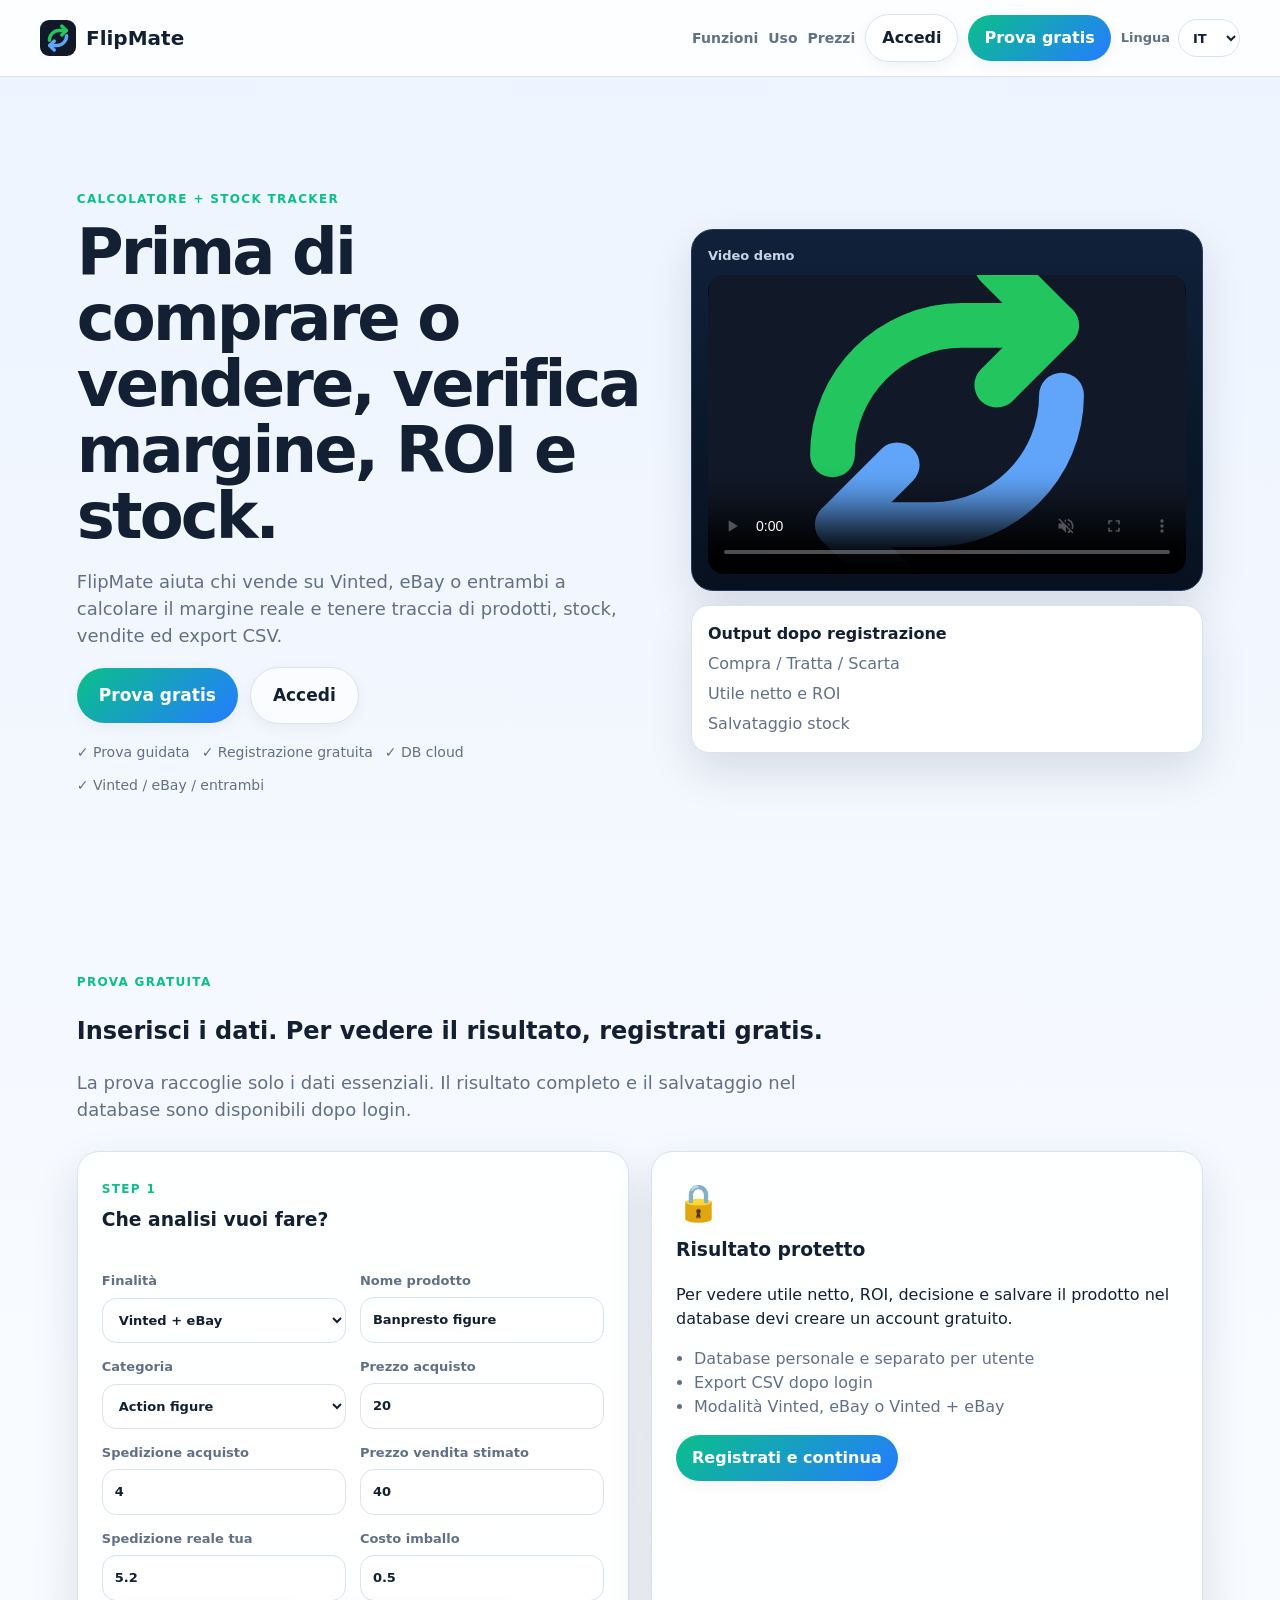
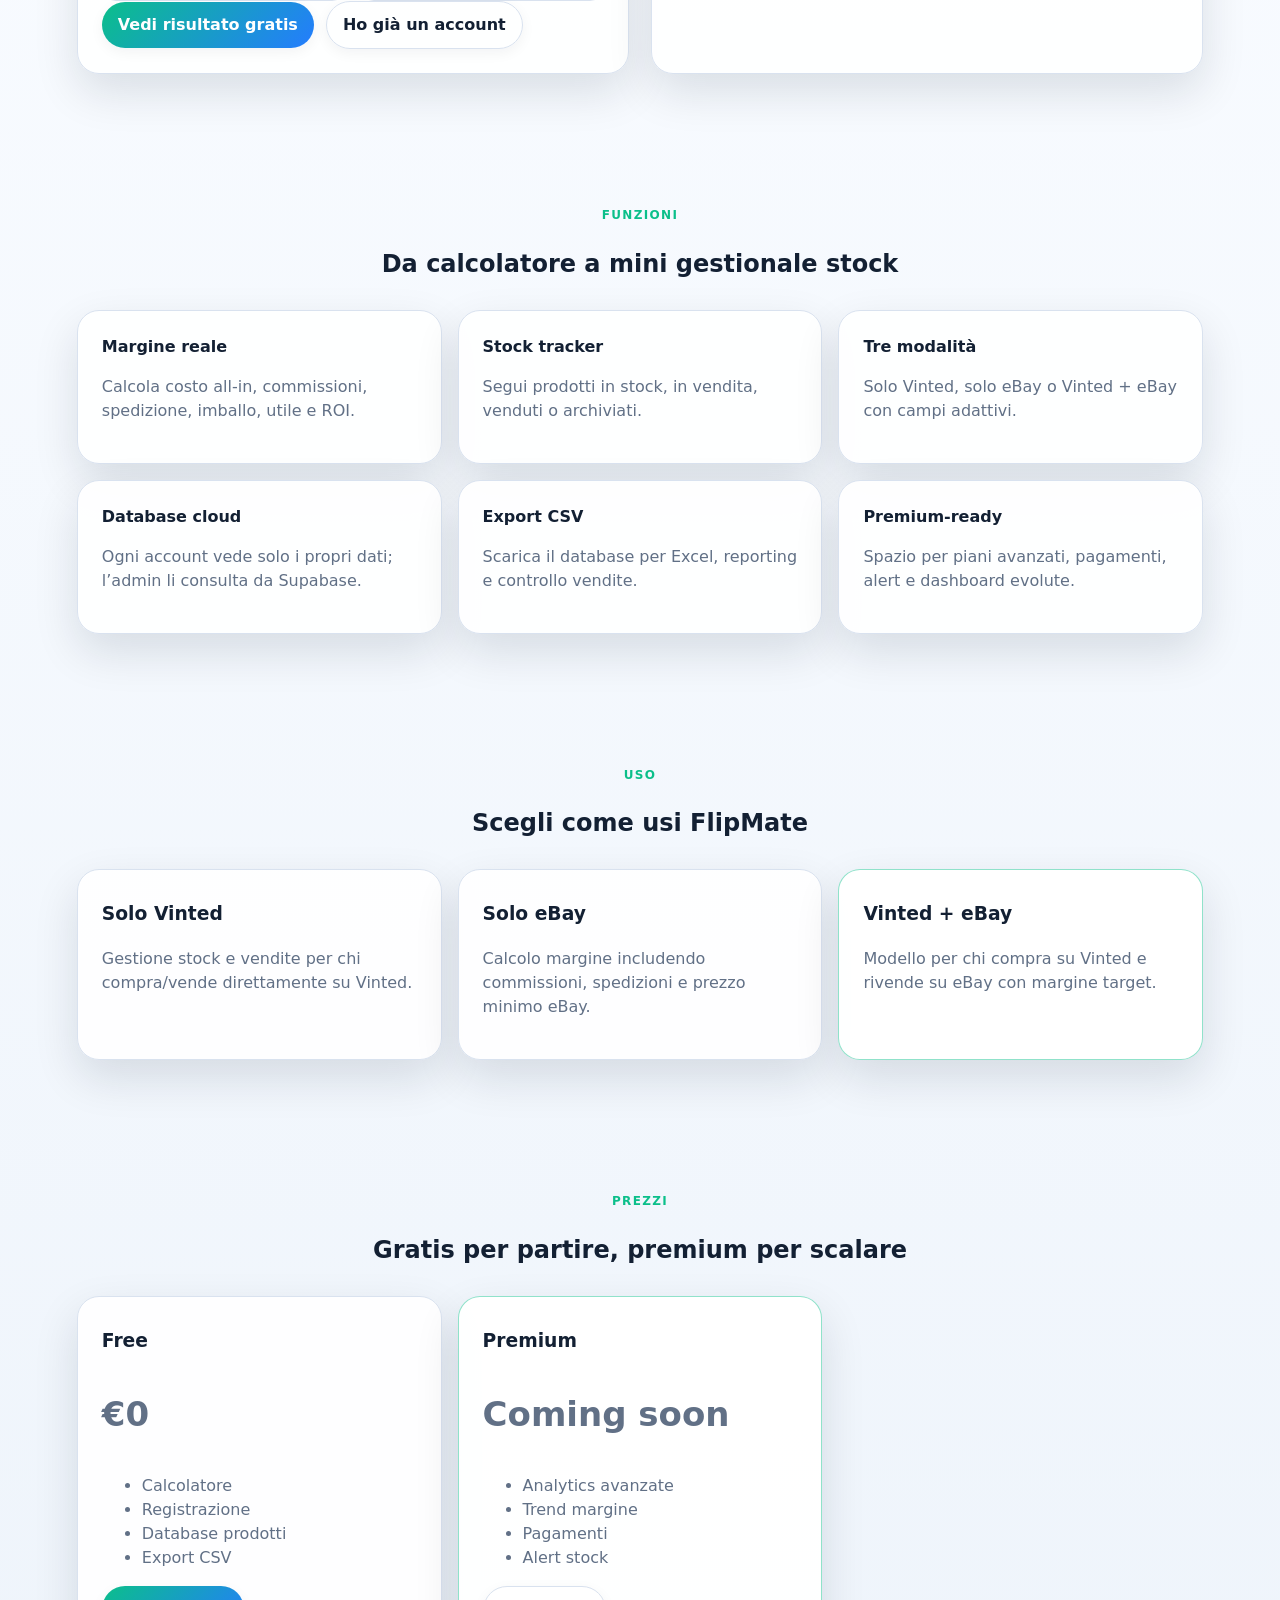
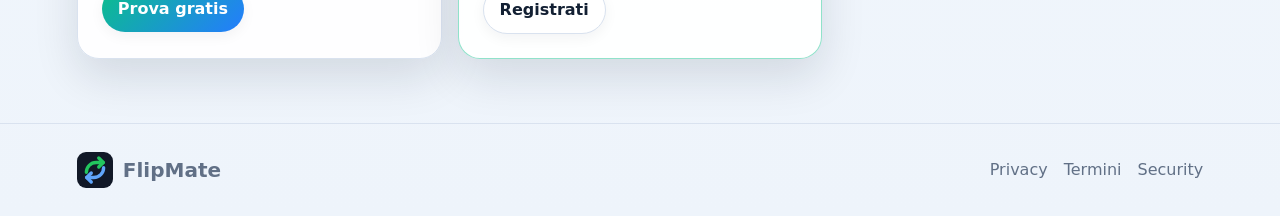
<file: index.html>
<!doctype html>
<html lang="it">
<head>
  <meta charset="utf-8" />
  <meta name="viewport" content="width=device-width, initial-scale=1" />
  <title>FlipMate — Stock, margini e vendite per reseller</title>
  <meta name="description" content="Calcola margini, gestisci stock e traccia vendite per Vinted, eBay o entrambi. Registrazione gratuita per vedere il risultato completo." />
  <meta name="robots" content="index, follow" />
  <meta name="theme-color" content="#081426" />
  <meta property="og:title" content="FlipMate — Stock, margini e vendite per reseller" />
  <meta property="og:description" content="Calcolatore e mini gestionale stock per chi vende su Vinted, eBay o marketplace online." />
  <meta property="og:type" content="website" />
  <meta property="og:image" content="assets/logo.svg" />
  <link rel="canonical" href="./" />
  <link rel="manifest" href="manifest.webmanifest" />
  <link rel="icon" href="assets/logo.svg" type="image/svg+xml" />
  <link rel="stylesheet" href="styles.css" />
</head>
<body data-page="landing">
  <header class="topbar">
    <a class="brand-row" href="index.html" aria-label="FlipMate home">
      <img src="assets/logo.svg" alt="FlipMate logo" />
      <span>FlipMate</span>
    </a>
    <nav class="topnav" aria-label="Main navigation">
      <a href="#features" data-i18n="nav.features">Funzioni</a>
      <a href="#usecases" data-i18n="nav.usecases">Uso</a>
      <a href="#pricing" data-i18n="nav.pricing">Prezzi</a>
      <a class="btn ghost" href="login.html" data-i18n="nav.login">Accedi</a>
      <a class="btn primary" href="#try" data-i18n="nav.try">Prova gratis</a>
      <label class="lang-picker" aria-label="Language">
        <span data-i18n="common.lang">Lingua</span>
        <select id="languageSelect">
          <option value="it">IT</option>
          <option value="en">EN</option>
        </select>
      </label>
    </nav>
  </header>

  <main id="top">
    <section class="hero-section">
      <div class="hero-copy">
        <span class="eyebrow" data-i18n="landing.eyebrow">Calcolatore + stock tracker</span>
        <h1 data-i18n="landing.h1">Prima di comprare o vendere, verifica margine, ROI e stock.</h1>
        <p data-i18n="landing.p">FlipMate aiuta chi vende su Vinted, eBay o entrambi a calcolare il margine reale e tenere traccia di prodotti, stock, vendite ed export CSV.</p>
        <div class="hero-ctas">
          <a class="btn primary big" href="#try" data-i18n="nav.try">Prova gratis</a>
          <a class="btn ghost big" href="login.html" data-i18n="nav.login">Accedi</a>
        </div>
        <div class="trust-row">
          <span data-i18n="landing.trust1">✓ Prova guidata</span>
          <span data-i18n="landing.trust2">✓ Registrazione gratuita</span>
          <span data-i18n="landing.trust3">✓ DB cloud</span>
          <span data-i18n="landing.trust4">✓ Vinted / eBay / entrambi</span>
        </div>
      </div>
      <div class="hero-media" id="demo">
        <div class="video-card">
          <div class="video-label" data-i18n="landing.videoLabel">Video demo</div>
          <video id="demoVideo" autoplay muted loop playsinline controls preload="metadata" poster="assets/logo.svg" aria-label="FlipMate demo video">
            <source id="demoVideoSource" src="assets/demo-it.mp4" type="video/mp4" />
            Il tuo browser non supporta il video HTML5.
          </video>
        </div>
        <div class="mini-proof">
          <strong data-i18n="landing.outputTitle">Output dopo registrazione</strong>
          <span data-i18n="landing.output1">Compra / Tratta / Scarta</span>
          <span data-i18n="landing.output2">Utile netto e ROI</span>
          <span data-i18n="landing.output3">Salvataggio stock</span>
        </div>
      </div>
    </section>

    <section id="try" class="section public-calc-section">
      <div class="section-heading left">
        <span class="eyebrow" data-i18n="landing.freeEyebrow">Prova gratuita</span>
        <h2 data-i18n="landing.freeTitle">Inserisci i dati. Per vedere il risultato, registrati gratis.</h2>
        <p data-i18n="landing.freeText">La prova raccoglie solo i dati essenziali. Il risultato completo e il salvataggio nel database sono disponibili dopo login.</p>
      </div>

      <div class="grid two calc-layout">
        <article class="card">
          <div class="card-header">
            <div>
              <span class="eyebrow" data-i18n="landing.step1">Step 1</span>
              <h3 data-i18n="landing.analysisQuestion">Che analisi vuoi fare?</h3>
            </div>
          </div>
          <form id="leadCalculatorForm" class="form-grid">
            <label><span data-i18n="fields.purpose">Finalità</span>
              <select id="leadMode" data-mode-select>
                <option value="vinted">Solo Vinted</option>
                <option value="ebay">Solo eBay</option>
                <option value="vinted_ebay" selected>Vinted + eBay</option>
              </select>
            </label>
            <label><span data-i18n="fields.productName">Nome prodotto</span><input id="leadProductName" type="text" value="Banpresto figure" required /></label>
            <label><span data-i18n="fields.category">Categoria</span>
              <select id="leadCategory" data-category-select></select>
            </label>
            <label><span data-i18n="fields.purchasePrice">Prezzo acquisto</span><input id="leadPurchasePrice" type="number" min="0" step="0.01" value="20" required /></label>
            <label><span data-i18n="fields.purchaseShipping">Spedizione acquisto</span><input id="leadPurchaseShipping" type="number" min="0" step="0.01" value="4" /></label>
            <label><span data-i18n="fields.salePrice">Prezzo vendita stimato</span><input id="leadSalePrice" type="number" min="0" step="0.01" value="40" required /></label>
            <label><span data-i18n="fields.realShipping">Spedizione reale tua</span><input id="leadRealShipping" type="number" min="0" step="0.01" value="5.2" /></label>
            <label><span data-i18n="fields.packCost">Costo imballo</span><input id="leadPackCost" type="number" min="0" step="0.01" value="0.5" /></label>
          </form>
          <div class="actions-row wrap">
            <button class="btn primary" id="startFreeTrial" data-i18n="landing.seeResult">Vedi risultato gratis</button>
            <a class="btn ghost" href="login.html" data-i18n="landing.haveAccount">Ho già un account</a>
          </div>
        </article>

        <article class="card locked-result-card">
          <div class="lock-icon">🔒</div>
          <h3 data-i18n="landing.lockTitle">Risultato protetto</h3>
          <p data-i18n="landing.lockText">Per vedere utile netto, ROI, decisione e salvare il prodotto nel database devi creare un account gratuito.</p>
          <ul class="clean-list">
            <li data-i18n="landing.lock1">Database personale e separato per utente</li>
            <li data-i18n="landing.lock2">Export CSV dopo login</li>
            <li data-i18n="landing.lock3">Modalità Vinted, eBay o Vinted + eBay</li>
          </ul>
          <button class="btn primary" id="startFreeTrial2" data-i18n="landing.registerContinue">Registrati e continua</button>
        </article>
      </div>
    </section>

    <section id="features" class="section">
      <div class="section-heading">
        <span class="eyebrow" data-i18n="nav.features">Funzioni</span>
        <h2 data-i18n="landing.featuresTitle">Da calcolatore a mini gestionale stock</h2>
      </div>
      <div class="feature-grid">
        <article><strong data-i18n="landing.feat1Title">Margine reale</strong><p data-i18n="landing.feat1Text">Calcola costo all-in, commissioni, spedizione, imballo, utile e ROI.</p></article>
        <article><strong data-i18n="landing.feat2Title">Stock tracker</strong><p data-i18n="landing.feat2Text">Segui prodotti in stock, in vendita, venduti o archiviati.</p></article>
        <article><strong data-i18n="landing.feat3Title">Tre modalità</strong><p data-i18n="landing.feat3Text">Solo Vinted, solo eBay o Vinted + eBay con campi adattivi.</p></article>
        <article><strong data-i18n="landing.feat4Title">Database cloud</strong><p data-i18n="landing.feat4Text">Ogni account vede solo i propri dati; l’admin li consulta da Supabase.</p></article>
        <article><strong data-i18n="landing.feat5Title">Export CSV</strong><p data-i18n="landing.feat5Text">Scarica il database per Excel, reporting e controllo vendite.</p></article>
        <article><strong data-i18n="landing.feat6Title">Premium-ready</strong><p data-i18n="landing.feat6Text">Spazio per piani avanzati, pagamenti, alert e dashboard evolute.</p></article>
      </div>
    </section>

    <section id="usecases" class="section">
      <div class="section-heading">
        <span class="eyebrow" data-i18n="nav.usecases">Uso</span>
        <h2 data-i18n="landing.useTitle">Scegli come usi FlipMate</h2>
      </div>
      <div class="pricing-grid">
        <article class="price-card"><h3 data-i18n="modes.vinted">Solo Vinted</h3><p data-i18n="landing.useVinted">Gestione stock e vendite per chi compra/vende direttamente su Vinted.</p></article>
        <article class="price-card"><h3 data-i18n="modes.ebay">Solo eBay</h3><p data-i18n="landing.useEbay">Calcolo margine includendo commissioni, spedizioni e prezzo minimo eBay.</p></article>
        <article class="price-card highlighted"><h3 data-i18n="modes.vinted_ebay">Vinted + eBay</h3><p data-i18n="landing.useBoth">Modello per chi compra su Vinted e rivende su eBay con margine target.</p></article>
      </div>
    </section>

    <section id="pricing" class="section pricing-section">
      <div class="section-heading">
        <span class="eyebrow" data-i18n="nav.pricing">Prezzi</span>
        <h2 data-i18n="landing.pricingTitle">Gratis per partire, premium per scalare</h2>
      </div>
      <div class="pricing-grid two-cards">
        <article class="price-card">
          <h3>Free</h3>
          <p class="price">€0</p>
          <ul><li data-i18n="landing.free1">Calcolatore</li><li data-i18n="landing.free2">Registrazione</li><li data-i18n="landing.free3">Database prodotti</li><li data-i18n="landing.free4">Export CSV</li></ul>
          <a class="btn primary" href="#try" data-i18n="nav.try">Prova gratis</a>
        </article>
        <article class="price-card highlighted">
          <h3>Premium</h3>
          <p class="price">Coming soon</p>
          <ul><li data-i18n="landing.premium1">Analytics avanzate</li><li data-i18n="landing.premium2">Trend margine</li><li data-i18n="landing.premium3">Pagamenti</li><li data-i18n="landing.premium4">Alert stock</li></ul>
          <a class="btn" href="signup.html" data-i18n="nav.signup">Registrati gratis</a>
        </article>
      </div>
    </section>
  </main>

  <footer class="footer">
    <div class="brand-row"><img src="assets/logo.svg" alt="FlipMate logo" /><span>FlipMate</span></div>
    <nav><a href="privacy.html">Privacy</a><a href="terms.html">Termini</a><a href="SECURITY.md">Security</a></nav>
  </footer>

  <div id="toast" class="toast hidden"></div>
  <script src="app.js"></script>
</body>
</html>
</file>
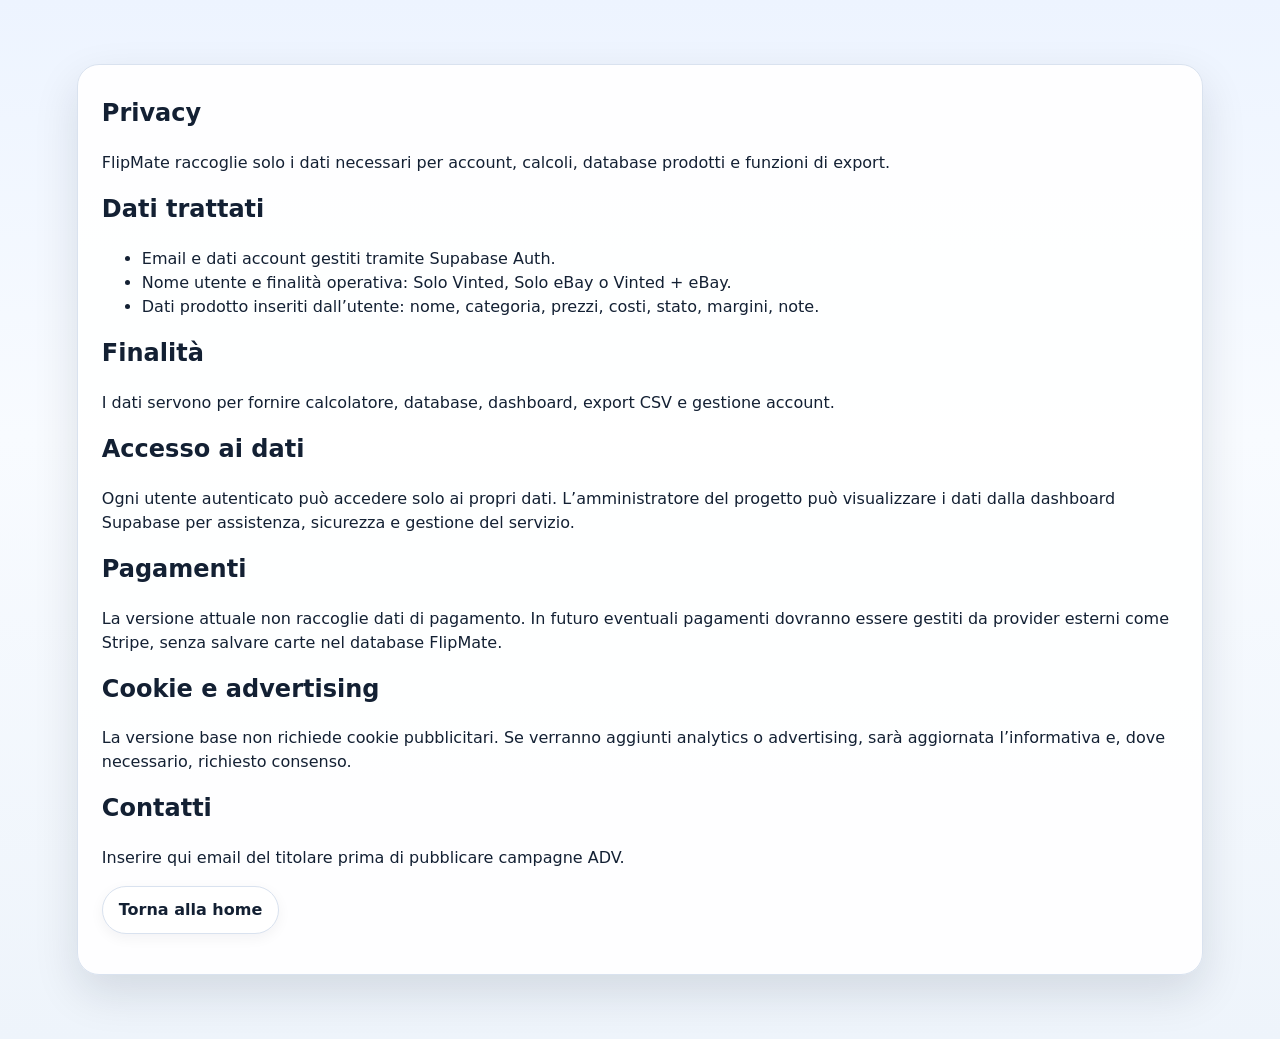
<file: privacy.html>
<!doctype html><html lang="it"><head><meta charset="utf-8"><meta name="viewport" content="width=device-width,initial-scale=1"><title>Privacy — FlipMate</title><link rel="stylesheet" href="styles.css"></head><body><main class="section"><article class="card"><h1>Privacy</h1><p>FlipMate raccoglie solo i dati necessari per account, calcoli, database prodotti e funzioni di export.</p><h2>Dati trattati</h2><ul><li>Email e dati account gestiti tramite Supabase Auth.</li><li>Nome utente e finalità operativa: Solo Vinted, Solo eBay o Vinted + eBay.</li><li>Dati prodotto inseriti dall’utente: nome, categoria, prezzi, costi, stato, margini, note.</li></ul><h2>Finalità</h2><p>I dati servono per fornire calcolatore, database, dashboard, export CSV e gestione account.</p><h2>Accesso ai dati</h2><p>Ogni utente autenticato può accedere solo ai propri dati. L’amministratore del progetto può visualizzare i dati dalla dashboard Supabase per assistenza, sicurezza e gestione del servizio.</p><h2>Pagamenti</h2><p>La versione attuale non raccoglie dati di pagamento. In futuro eventuali pagamenti dovranno essere gestiti da provider esterni come Stripe, senza salvare carte nel database FlipMate.</p><h2>Cookie e advertising</h2><p>La versione base non richiede cookie pubblicitari. Se verranno aggiunti analytics o advertising, sarà aggiornata l’informativa e, dove necessario, richiesto consenso.</p><h2>Contatti</h2><p>Inserire qui email del titolare prima di pubblicare campagne ADV.</p><p><a class="btn" href="index.html">Torna alla home</a></p></article></main></body></html>
</file>
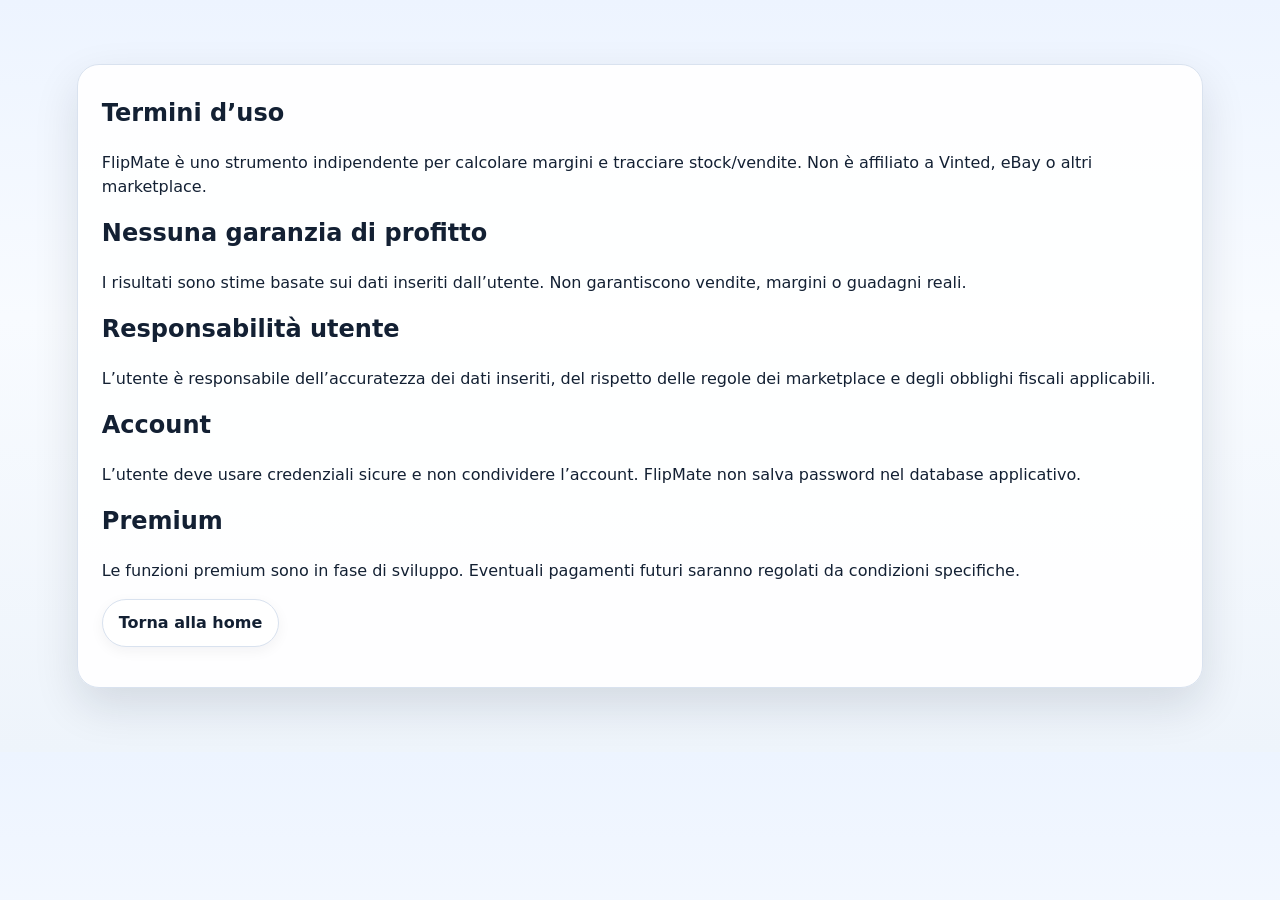
<file: terms.html>
<!doctype html><html lang="it"><head><meta charset="utf-8"><meta name="viewport" content="width=device-width,initial-scale=1"><title>Termini — FlipMate</title><link rel="stylesheet" href="styles.css"></head><body><main class="section"><article class="card"><h1>Termini d’uso</h1><p>FlipMate è uno strumento indipendente per calcolare margini e tracciare stock/vendite. Non è affiliato a Vinted, eBay o altri marketplace.</p><h2>Nessuna garanzia di profitto</h2><p>I risultati sono stime basate sui dati inseriti dall’utente. Non garantiscono vendite, margini o guadagni reali.</p><h2>Responsabilità utente</h2><p>L’utente è responsabile dell’accuratezza dei dati inseriti, del rispetto delle regole dei marketplace e degli obblighi fiscali applicabili.</p><h2>Account</h2><p>L’utente deve usare credenziali sicure e non condividere l’account. FlipMate non salva password nel database applicativo.</p><h2>Premium</h2><p>Le funzioni premium sono in fase di sviluppo. Eventuali pagamenti futuri saranno regolati da condizioni specifiche.</p><p><a class="btn" href="index.html">Torna alla home</a></p></article></main></body></html>
</file>
<file: styles.css>
:root{
  --bg:#081426;--bg2:#0e1b31;--card:#ffffff;--card2:#f5f8fc;--text:#132033;--muted:#617086;--line:#d9e2ef;--primary:#0bbf8a;--primary2:#247cff;--danger:#dc315c;--warning:#f3b341;--dark:#07111f;--shadow:0 18px 45px rgba(11,24,44,.12);--radius:22px;--touch:44px;
}
*{box-sizing:border-box}html{scroll-behavior:smooth;-webkit-text-size-adjust:100%}body{margin:0;background:linear-gradient(180deg,#edf4ff 0,#f8fbff 42%,#eef4fb 100%);color:var(--text);font-family:Inter,ui-sans-serif,system-ui,-apple-system,Segoe UI,Roboto,Arial,sans-serif;line-height:1.5;font-size:16px}a{color:inherit;text-decoration:none}button,input,select,textarea{font:inherit}button{cursor:pointer}.hidden{display:none!important}.muted{color:var(--muted)}
.topbar{position:sticky;top:0;z-index:20;display:flex;align-items:center;justify-content:space-between;gap:16px;padding:14px clamp(16px,4vw,40px);background:rgba(255,255,255,.88);backdrop-filter:blur(16px);border-bottom:1px solid var(--line)}.brand-row{display:flex;align-items:center;gap:10px;font-weight:900;font-size:20px}.brand-row img{width:36px;height:36px}.topnav{display:flex;align-items:center;gap:10px;flex-wrap:wrap}.topnav a:not(.btn){color:var(--muted);font-size:14px;font-weight:700}.app-nav{justify-content:flex-end}.app-nav .btn{padding:10px 13px;min-height:var(--touch)}
.lang-picker{min-height:var(--touch);display:flex;align-items:center;gap:8px;color:var(--muted);font-size:13px;font-weight:800}.lang-picker select{min-height:38px;border:1px solid var(--line);border-radius:999px;padding:6px 10px;background:#fff;color:var(--text)}.compact-lang span{display:none}
.btn{border:1px solid var(--line);background:#fff;color:var(--text);padding:11px 16px;min-height:var(--touch);border-radius:999px;font-weight:800;display:inline-flex;align-items:center;justify-content:center;gap:8px;transition:.15s;box-shadow:0 4px 14px rgba(11,24,44,.05)}.btn:hover{transform:translateY(-1px);border-color:#b8c7da}.btn.primary{background:linear-gradient(135deg,var(--primary),var(--primary2));color:#fff;border:0}.btn.ghost{background:rgba(255,255,255,.62)}.btn.danger{background:rgba(220,49,92,.08);border-color:rgba(220,49,92,.35);color:var(--danger)}.btn.big{font-size:17px;padding:15px 22px}.btn.small{padding:8px 12px;font-size:13px;min-height:40px}.btn[disabled]{opacity:.5;cursor:not-allowed;transform:none}.link-button{border:0;background:transparent;color:var(--primary2);font-weight:800;padding:12px 0;min-height:var(--touch)}
.section{padding:64px clamp(16px,6vw,96px)}.hero-section{min-height:calc(100vh - 72px);padding:68px clamp(16px,6vw,96px);display:grid;grid-template-columns:minmax(0,1.05fr) minmax(320px,.95fr);gap:48px;align-items:center}.hero-copy h1{font-size:clamp(38px,5vw,72px);line-height:1.03;margin:10px 0 18px;letter-spacing:-.045em}.hero-copy p,.section-heading p{color:var(--muted);font-size:18px;max-width:760px}.eyebrow{display:inline-block;color:var(--primary);font-weight:900;text-transform:uppercase;letter-spacing:.11em;font-size:12px}.hero-ctas,.trust-row,.actions-row{display:flex;gap:12px;align-items:center}.trust-row{flex-wrap:wrap;color:var(--muted);font-size:14px;margin-top:18px}.video-card{background:linear-gradient(180deg,#10213a,#07111f);border:1px solid #223a5e;border-radius:var(--radius);padding:16px;box-shadow:var(--shadow)}.video-card video{display:block;width:100%;aspect-ratio:16/10;object-fit:cover;border-radius:16px;background:#06101d}.video-label{color:#c8d4e5;font-size:13px;margin-bottom:10px;font-weight:800}.mini-proof{margin-top:14px;padding:16px;border:1px solid var(--line);border-radius:18px;background:#fff;display:grid;gap:6px;box-shadow:var(--shadow)}.mini-proof span{color:var(--muted)}
.section-heading{text-align:center;max-width:820px;margin:0 auto 28px}.section-heading.left{text-align:left;margin-left:0}.grid{display:grid;gap:22px}.grid.two{grid-template-columns:1fr 1fr}.two-cards{grid-template-columns:repeat(2,minmax(0,1fr))}.card,.feature-grid article,.price-card,.kpi{background:rgba(255,255,255,.94);border:1px solid var(--line);border-radius:var(--radius);padding:24px;box-shadow:var(--shadow)}.card-header{display:flex;align-items:flex-start;justify-content:space-between;gap:16px}.card h1,.card h2,.card h3,.price-card h3{margin-top:6px}.form-grid{display:grid;grid-template-columns:1fr 1fr;gap:14px;margin-top:18px}.form-grid.single{grid-template-columns:1fr}.form-grid label,.mode-box label,.bulk-panel label{display:grid;gap:7px;color:var(--muted);font-size:13px;font-weight:800}.form-grid input,.form-grid select,.form-grid textarea,.mode-box select,.bulk-panel select{width:100%;min-height:var(--touch);border:1px solid var(--line);background:#fff;color:var(--text);border-radius:14px;padding:12px;outline:none}.form-grid input:focus,.form-grid select:focus,.form-grid textarea:focus,.mode-box select:focus,.bulk-panel select:focus{border-color:var(--primary2);box-shadow:0 0 0 4px rgba(36,124,255,.12)}.premium-lock{position:relative;opacity:.8}.premium-lock em{font-style:normal;font-size:11px;color:#fff;background:var(--warning);border-radius:999px;padding:2px 7px;justify-self:start}.locked-result-card{text-align:left}.lock-icon{font-size:36px}.clean-list{color:var(--muted);padding-left:18px}.result-card{position:sticky;top:96px;align-self:start}.verdict{border:1px solid var(--line);background:var(--card2);border-radius:18px;padding:18px;margin-bottom:18px}.verdict span{color:var(--muted);font-size:12px;text-transform:uppercase;font-weight:900}.verdict strong{display:block;font-size:34px;margin:5px 0}.result-grid,.kpi-grid,.feature-grid,.pricing-grid{display:grid;gap:16px}.result-grid{grid-template-columns:1fr 1fr}.result-grid div,.kpi{border:1px solid var(--line);background:#fff;border-radius:16px;padding:16px}.result-grid span,.kpi span{display:block;color:var(--muted);font-size:13px;font-weight:800}.result-grid strong,.kpi strong{font-size:24px}.feature-grid{grid-template-columns:repeat(3,1fr)}.feature-grid p,.price-card p,.price-card li{color:var(--muted)}.pricing-grid{grid-template-columns:repeat(3,1fr)}.price-card.highlighted{border-color:rgba(11,191,138,.45)}.price{font-size:34px;font-weight:900}.footer{display:flex;justify-content:space-between;align-items:center;gap:18px;padding:28px clamp(16px,6vw,96px);border-top:1px solid var(--line);color:var(--muted)}.footer nav{display:flex;gap:16px;flex-wrap:wrap}
.auth-page{min-height:calc(100vh - 72px);display:grid;place-items:center;padding:32px 16px}.auth-card{width:min(560px,100%)}.app-header-card{display:flex;justify-content:space-between;gap:20px;align-items:flex-start;margin-bottom:20px}.mode-box{min-width:min(320px,100%)}.mode-box select{margin-bottom:10px}.app-section-heading{margin-top:22px}.kpi-grid{grid-template-columns:repeat(4,1fr);margin-bottom:22px}.compact-kpis{grid-template-columns:repeat(5,1fr);position:sticky;top:72px;z-index:8;background:rgba(248,251,255,.88);backdrop-filter:blur(12px);padding:10px 0}.compact-kpis .kpi{padding:14px}.compact-kpis .kpi strong{font-size:20px}.home-kpis{grid-template-columns:repeat(5,1fr)}.big-kpi{min-height:132px}.big-kpi strong{font-size:clamp(24px,3vw,34px)}.home-actions{margin-top:8px}.table-wrap{overflow:auto;border:1px solid var(--line);border-radius:16px;-webkit-overflow-scrolling:touch}table{width:100%;border-collapse:collapse;min-width:1120px}th,td{text-align:left;padding:12px;border-bottom:1px solid var(--line);font-size:13px;vertical-align:middle}th{color:var(--muted);background:#f4f7fb;font-weight:900}.payment-placeholder{border:1px solid var(--line);border-radius:18px;padding:16px;background:var(--card2)}.toast{position:fixed;right:22px;bottom:22px;background:#10213a;color:#fff;border:1px solid #24476f;box-shadow:var(--shadow);padding:14px 18px;border-radius:16px;z-index:50;max-width:360px}.fineprint{color:var(--muted);font-size:12px}.wrap{flex-wrap:wrap}.compact{gap:8px}.field-hint{display:block;color:var(--muted);font-size:11px;line-height:1.35;font-weight:500;margin-top:-2px}.filters-panel,.bulk-panel{border:1px solid var(--line);background:var(--card2);border-radius:18px;padding:16px;margin:18px 0}.filters-grid{grid-template-columns:repeat(3,1fr);margin-top:0}.filters-actions{margin-top:12px}.filter-count{color:var(--muted);font-size:13px;font-weight:800}.bulk-panel{display:flex;align-items:end;gap:12px;flex-wrap:wrap}.bulk-panel label{min-width:240px}.table-select{border:1px solid var(--line);background:#fff;color:var(--text);border-radius:10px;padding:8px;min-height:40px;min-width:128px}.row-actions{display:flex;gap:8px;flex-wrap:wrap}.analytics-grid{margin-top:22px}.chart-card canvas{width:100%;height:auto;border:1px solid var(--line);background:#fff;border-radius:16px;padding:8px}.premium-kpi{border-color:rgba(11,191,138,.32)}.ranking-list{display:grid;gap:10px;margin-top:12px}.ranking-row{display:grid;grid-template-columns:34px 1fr;gap:4px 12px;align-items:center;border:1px solid var(--line);background:#fff;border-radius:14px;padding:12px}.ranking-row span{grid-row:1/3;width:28px;height:28px;display:flex;align-items:center;justify-content:center;border-radius:999px;background:linear-gradient(135deg,var(--primary),var(--primary2));color:#fff;font-weight:900}.ranking-row strong{font-size:15px}.ranking-row em{color:var(--muted);font-style:normal;font-size:12px}
@media (max-width:1180px){.compact-kpis,.home-kpis{grid-template-columns:repeat(3,1fr)}.hero-section{grid-template-columns:1fr}.result-card{position:static}.feature-grid,.pricing-grid,.grid.two{grid-template-columns:1fr 1fr}}
@media (max-width:860px){.topbar{align-items:flex-start;flex-direction:column}.topnav{width:100%;justify-content:flex-start}.section,.hero-section{padding:42px 18px}.hero-copy h1{font-size:clamp(34px,9vw,48px)}.grid.two,.feature-grid,.pricing-grid,.two-cards{grid-template-columns:1fr}.form-grid{grid-template-columns:1fr}.filters-grid{grid-template-columns:1fr 1fr}.app-header-card{flex-direction:column}.mode-box{width:100%;min-width:0}.kpi-grid,.compact-kpis,.home-kpis{grid-template-columns:1fr 1fr}.compact-kpis{position:static}.app-nav .btn{flex:1 1 calc(50% - 8px)}.lang-picker{margin-left:0}.footer{align-items:flex-start;flex-direction:column}.result-grid{grid-template-columns:1fr 1fr}}
@media (max-width:560px){body{font-size:15px}.topbar{padding:12px 14px}.brand-row{font-size:18px}.brand-row img{width:32px;height:32px}.topnav{gap:8px}.topnav .btn,.app-nav .btn,.lang-picker{flex:1 1 100%;width:100%}.lang-picker{justify-content:space-between;background:#fff;border:1px solid var(--line);border-radius:999px;padding:4px 10px}.compact-lang span{display:inline}.section,.hero-section{padding:32px 14px}.hero-section{gap:26px}.hero-ctas,.actions-row{flex-direction:column;align-items:stretch}.actions-row .btn,.hero-ctas .btn{width:100%}.kpi-grid,.compact-kpis,.home-kpis,.result-grid,.filters-grid{grid-template-columns:1fr}.card,.feature-grid article,.price-card,.kpi{padding:18px;border-radius:18px}.result-grid strong,.kpi strong{font-size:22px}.bulk-panel{display:grid}.bulk-panel label,.bulk-panel .btn{width:100%}.toast{left:14px;right:14px;bottom:14px;max-width:none}table{min-width:980px}th,td{padding:10px;font-size:12px}.video-card{padding:12px}.video-card video{border-radius:14px}}

/* --- V8 overrides --- */
.auth-spacious form{margin-bottom:14px}.auth-link-row{margin-top:10px;margin-bottom:8px}.auth-actions-spaced{margin-top:20px;gap:14px}.auth-actions-spaced .btn{min-width:210px}
.app-nav-desktop{display:flex;gap:10px;flex-wrap:wrap}.app-mobile-nav{display:none;min-width:180px}.app-mobile-nav select{min-height:42px;border:1px solid var(--line);border-radius:999px;padding:8px 12px;background:#fff;color:var(--text)}
.btn.active,.app-nav-desktop .btn.active,.app-nav .btn.active{background:linear-gradient(135deg,var(--primary),var(--primary2))!important;color:#fff!important;border-color:transparent!important;box-shadow:0 6px 18px rgba(36,124,255,.24)}
.home-split-grid{grid-template-columns:1.1fr .9fr}.compact-list{padding-left:18px;margin:0}.vertical-on-mobile{align-items:flex-start}.dashboard-filter-card{margin-bottom:18px}.dashboard-summary-grid{grid-template-columns:repeat(4,1fr)}.dashboard-block{margin-top:18px}.analytics-grid.single-column{grid-template-columns:1fr!important}.hidden-desktop{display:none}.topnav .btn,.app-nav-desktop .btn{white-space:nowrap}
@media (max-width:860px){.dashboard-summary-grid{grid-template-columns:repeat(2,1fr)}.app-nav-desktop{width:100%;justify-content:flex-start}.home-split-grid{grid-template-columns:1fr}.auth-actions-spaced .btn{width:100%}}
@media (max-width:560px){.app-nav-desktop{display:none}.hidden-desktop,.app-mobile-nav{display:flex}.app-mobile-nav{flex:1 1 100%;width:100%;justify-content:space-between;gap:8px;background:#fff;border:1px solid var(--line);border-radius:999px;padding:6px 10px;color:var(--muted);font-size:13px;font-weight:800}.app-mobile-nav select{flex:1;border:0;min-height:36px;padding:0;background:transparent}.dashboard-summary-grid{grid-template-columns:1fr}.compact-kpis .kpi strong{font-size:22px}.app-nav{gap:8px}.app-nav #accountButton{width:100%}.vertical-on-mobile{align-items:stretch}}

/* --- V9 product-ready overrides --- */
.negative{color:#dc315c!important}.account-menu-wrap{position:relative;display:inline-flex}.account-menu{position:absolute;right:0;top:calc(100% + 8px);min-width:210px;background:#fff;border:1px solid var(--line);border-radius:18px;box-shadow:var(--shadow);padding:8px;z-index:80}.account-menu-item{width:100%;border:0;background:transparent;text-align:left;padding:12px 14px;border-radius:12px;font-weight:800;color:var(--text)}.account-menu-item:hover{background:#f3f7fc}.danger-text{color:#dc315c}.dashboard-control-grid{grid-template-columns:repeat(5,1fr)}.chart-card canvas{max-width:100%}.global-kpis .kpi span{line-height:1.25}.topnav .btn.active,.app-nav-desktop .btn.active{background:linear-gradient(135deg,var(--primary),var(--primary2))!important;color:#fff!important;border-color:transparent!important}.home-split-grid .card h3{margin-top:0}.app-mobile-nav{min-height:44px}
@media (max-width:980px){.dashboard-control-grid{grid-template-columns:repeat(2,1fr)}.dashboard-summary-grid{grid-template-columns:repeat(2,1fr)}.compact-kpis{grid-template-columns:repeat(2,1fr);position:static}.compact-kpis .kpi:last-child{grid-column:1/-1}.account-menu-wrap{width:100%}.account-menu{left:0;right:auto;width:100%}}
@media (max-width:560px){.app-topbar{position:sticky;top:0}.topbar{gap:10px}.brand-row span{font-size:18px}.app-mobile-nav span{white-space:nowrap}.compact-kpis{gap:10px}.compact-kpis .kpi{padding:12px}.compact-kpis .kpi span{font-size:12px}.compact-kpis .kpi strong{font-size:19px}.dashboard-control-grid,.dashboard-summary-grid{grid-template-columns:1fr}.filters-panel,.bulk-panel{padding:12px}.card-header{flex-direction:column}.card-header .actions-row{width:100%}.card-header .actions-row .btn{flex:1}.table-wrap{margin-left:-6px;margin-right:-6px}.section{padding-left:12px;padding-right:12px}.mode-box label,.form-grid label{font-size:12px}.form-grid input,.form-grid select,.form-grid textarea,.mode-box select{min-height:46px}.account-menu{position:static;margin-top:8px}.kpi strong{overflow-wrap:anywhere}.hero-copy p,.section-heading p{font-size:16px}}

/* --- V10 DB multi-select, sale modal, clearer charts --- */
.select-col{width:44px;text-align:center}.select-col input,[data-row-select]{width:18px;height:18px;accent-color:var(--primary)}
.negative-number{color:var(--danger)!important;font-weight:900}.chart-note{margin:4px 0 0;color:var(--muted);font-size:12px;line-height:1.35}.chart-card canvas{box-shadow:inset 0 0 0 1px rgba(203,215,230,.8);border-radius:18px;background:#fff}.switch-field{align-content:start}.switch-field input{width:56px;min-height:28px;height:28px;appearance:none;border-radius:999px;background:#d9e3ef;position:relative;border:1px solid var(--line);cursor:pointer;transition:.2s}.switch-field input::before{content:"";position:absolute;top:3px;left:3px;width:20px;height:20px;border-radius:999px;background:#fff;box-shadow:0 2px 8px rgba(0,0,0,.16);transition:.2s}.switch-field input:checked{background:linear-gradient(135deg,var(--primary),var(--primary2));border-color:transparent}.switch-field input:checked::before{transform:translateX(27px)}
.modal-backdrop{position:fixed;inset:0;background:rgba(8,20,38,.58);backdrop-filter:blur(6px);z-index:80;display:grid;place-items:center;padding:18px}.modal-card{width:min(1120px,100%);max-height:88vh;overflow:auto;background:#fff;border:1px solid var(--line);border-radius:24px;box-shadow:0 28px 80px rgba(10,25,47,.28);padding:24px}.sale-modal-table-wrap{overflow:auto;border:1px solid var(--line);border-radius:16px;margin:16px 0}.sale-modal-table{min-width:980px}.sale-price-input{width:130px;min-height:40px;border:1px solid var(--line);border-radius:12px;padding:8px 10px;background:#fff}.sale-profit-preview{font-weight:900}.modal-actions{justify-content:flex-end}
@media (max-width:560px){.modal-backdrop{padding:10px;align-items:end}.modal-card{max-height:92vh;border-radius:20px;padding:16px}.sale-modal-table{min-width:900px}.chart-card canvas{height:auto}.chart-note{font-size:11px}.select-col{width:38px}}


/* --- V10.1 UX audit fixes: readable charts, guided onboarding, mobile cleanup --- */
.chart-card{overflow:hidden}
.chart-card canvas{display:block;width:100%;max-width:100%;min-height:260px}
.dashboard-summary-grid .kpi strong.negative-number,
.compact-kpis .kpi strong.negative-number{color:var(--danger)!important}
.tutorial-overlay{position:fixed;inset:0;background:rgba(8,20,38,.16);z-index:95;pointer-events:none}
.tutorial-popover{width:min(340px,calc(100vw - 28px));background:#fff;border:1px solid var(--line);border-radius:20px;box-shadow:0 24px 80px rgba(8,20,38,.25);padding:18px;pointer-events:auto}
.tutorial-popover h3{margin:6px 0 8px}.tutorial-popover p{color:var(--muted);margin:0 0 14px}.tutorial-actions{display:flex;gap:10px;justify-content:flex-end;flex-wrap:wrap}
.tutorial-highlight{position:relative!important;z-index:96!important;outline:3px solid var(--primary)!important;outline-offset:5px!important;border-radius:18px!important;box-shadow:0 0 0 8px rgba(11,191,138,.18),0 20px 48px rgba(8,20,38,.20)!important}
#startTutorial{border-color:rgba(11,191,138,.36)}
@media (max-width:860px){
  .analytics-grid{grid-template-columns:1fr!important}
  .chart-card canvas{min-height:230px}
  .dashboard-control-grid{grid-template-columns:1fr 1fr}
}
@media (max-width:560px){
  body{font-size:14px;line-height:1.45}
  .app-topbar{display:grid;grid-template-columns:1fr auto;align-items:center;padding:10px 12px;gap:8px}
  .app-topbar .brand-row{min-width:0}.app-topbar .brand-row span{font-size:17px}
  .app-nav{grid-column:1/-1;display:grid!important;grid-template-columns:1fr 1fr;gap:8px;width:100%}
  .compact-lang{display:none!important}
  .app-mobile-nav{grid-column:1/-1;order:1}
  .account-menu-wrap{grid-column:1/-1;order:2}
  #accountButton{min-height:42px}
  .section{padding:16px 10px 28px}
  .app-header-card{display:none}
  .compact-kpis{display:flex!important;overflow-x:auto;gap:10px;margin:0 -10px 14px;padding:8px 10px;scroll-snap-type:x mandatory}
  .compact-kpis .kpi{min-width:190px;scroll-snap-align:start;padding:12px;border-radius:16px}
  .compact-kpis .kpi span{font-size:11px;line-height:1.25}.compact-kpis .kpi strong{font-size:18px}
  .card{padding:14px;border-radius:18px}
  .section-heading.left{margin-bottom:14px}.section-heading h2{font-size:22px;margin:6px 0}.section-heading p{font-size:14px}
  .home-split-grid,.grid.two,.form-grid,.filters-grid,.dashboard-control-grid,.dashboard-summary-grid{grid-template-columns:1fr!important}
  .actions-row{gap:8px}.actions-row .btn{width:100%}
  .result-grid{grid-template-columns:1fr 1fr!important;gap:10px}
  .result-grid div{padding:12px}.result-grid span{font-size:11px}.result-grid strong{font-size:18px}
  .table-wrap{border-radius:14px;margin-left:-4px;margin-right:-4px;max-height:70vh}
  table{min-width:1060px}
  .bulk-panel{gap:8px}
  .chart-card canvas{min-height:220px}
  .tutorial-popover{left:10px!important;right:10px!important;bottom:10px!important;top:auto!important;width:auto}
  .modal-card{padding:14px}.sale-modal-table{min-width:820px}
}


/* --- V10.2: no chart shadows, action-driven tutorial --- */
.chart-card,
.chart-card canvas {
  box-shadow: none !important;
}
.chart-card canvas {
  border: 1px solid var(--line);
}
.tutorial-action-hint {
  margin: 0 0 12px;
  color: var(--primary2);
  font-size: 13px;
  font-weight: 800;
}
.tutorial-actions {
  justify-content: flex-start;
}
</file>
